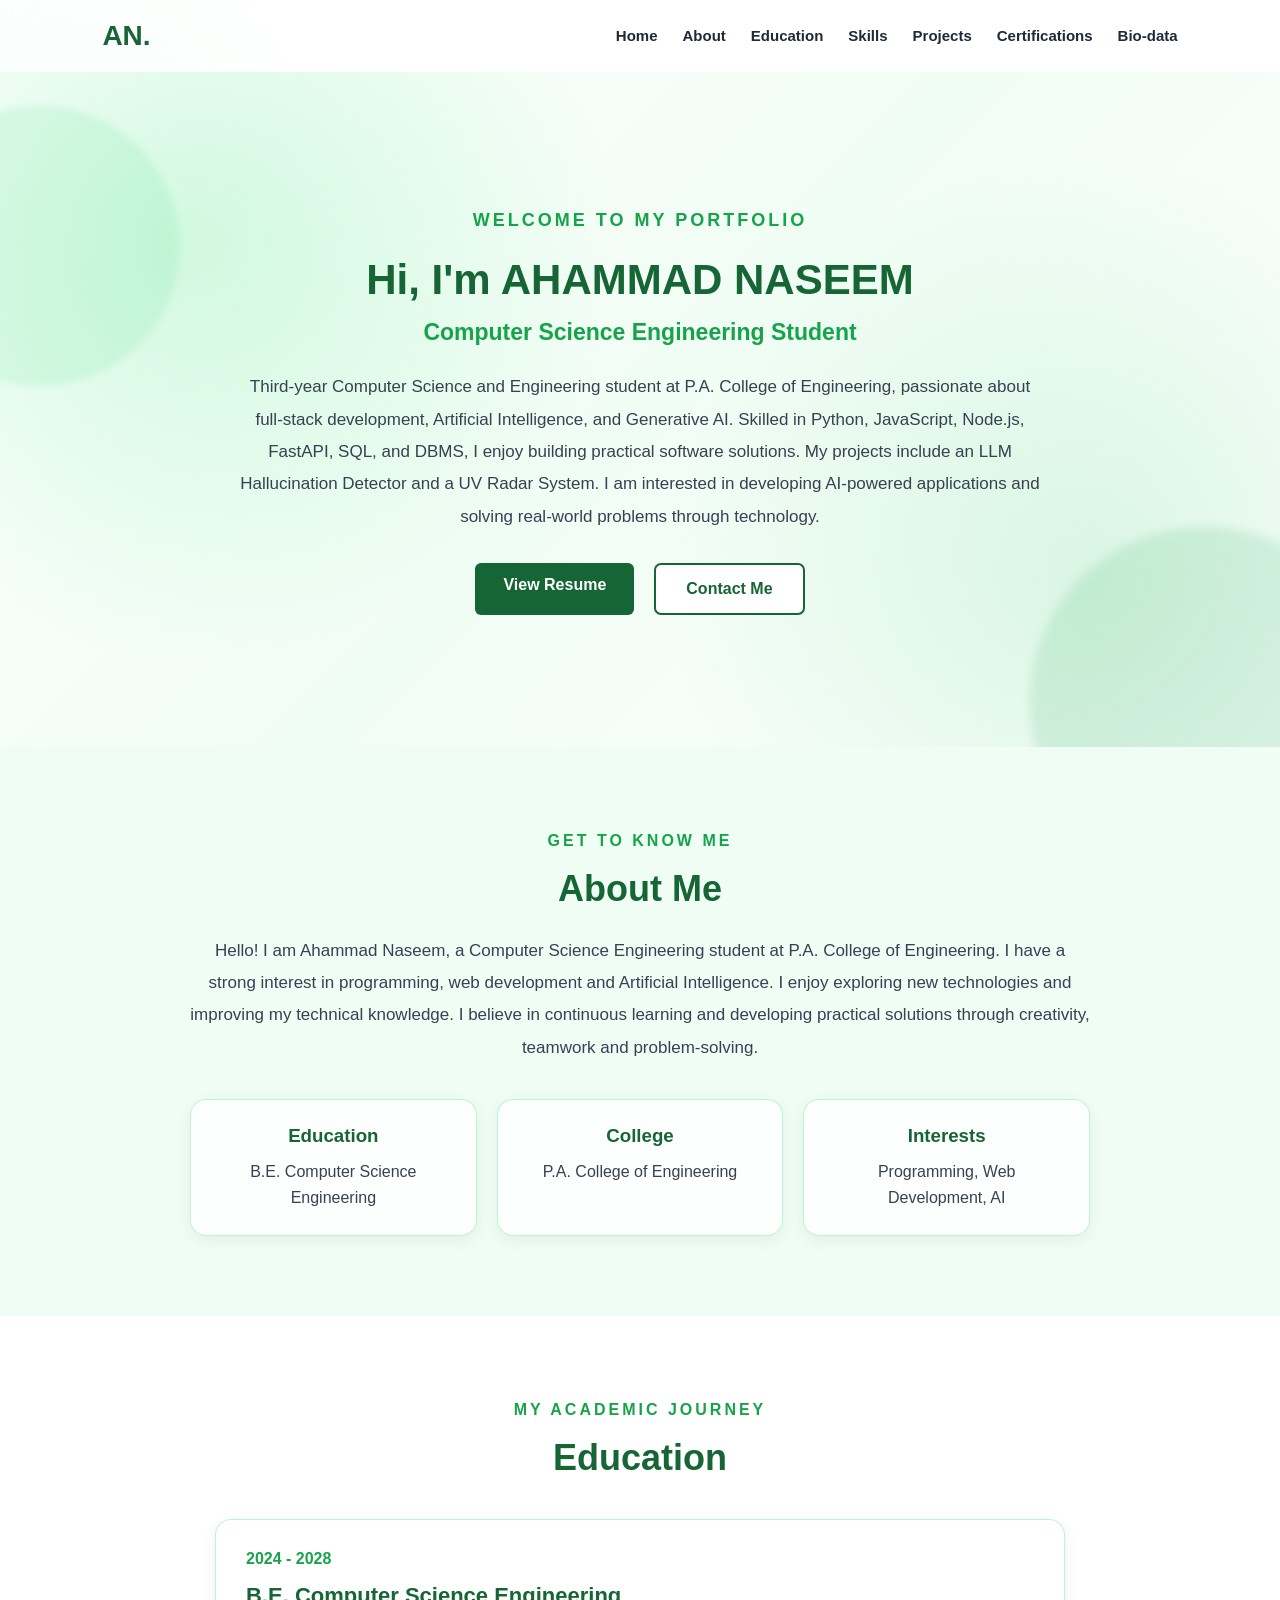
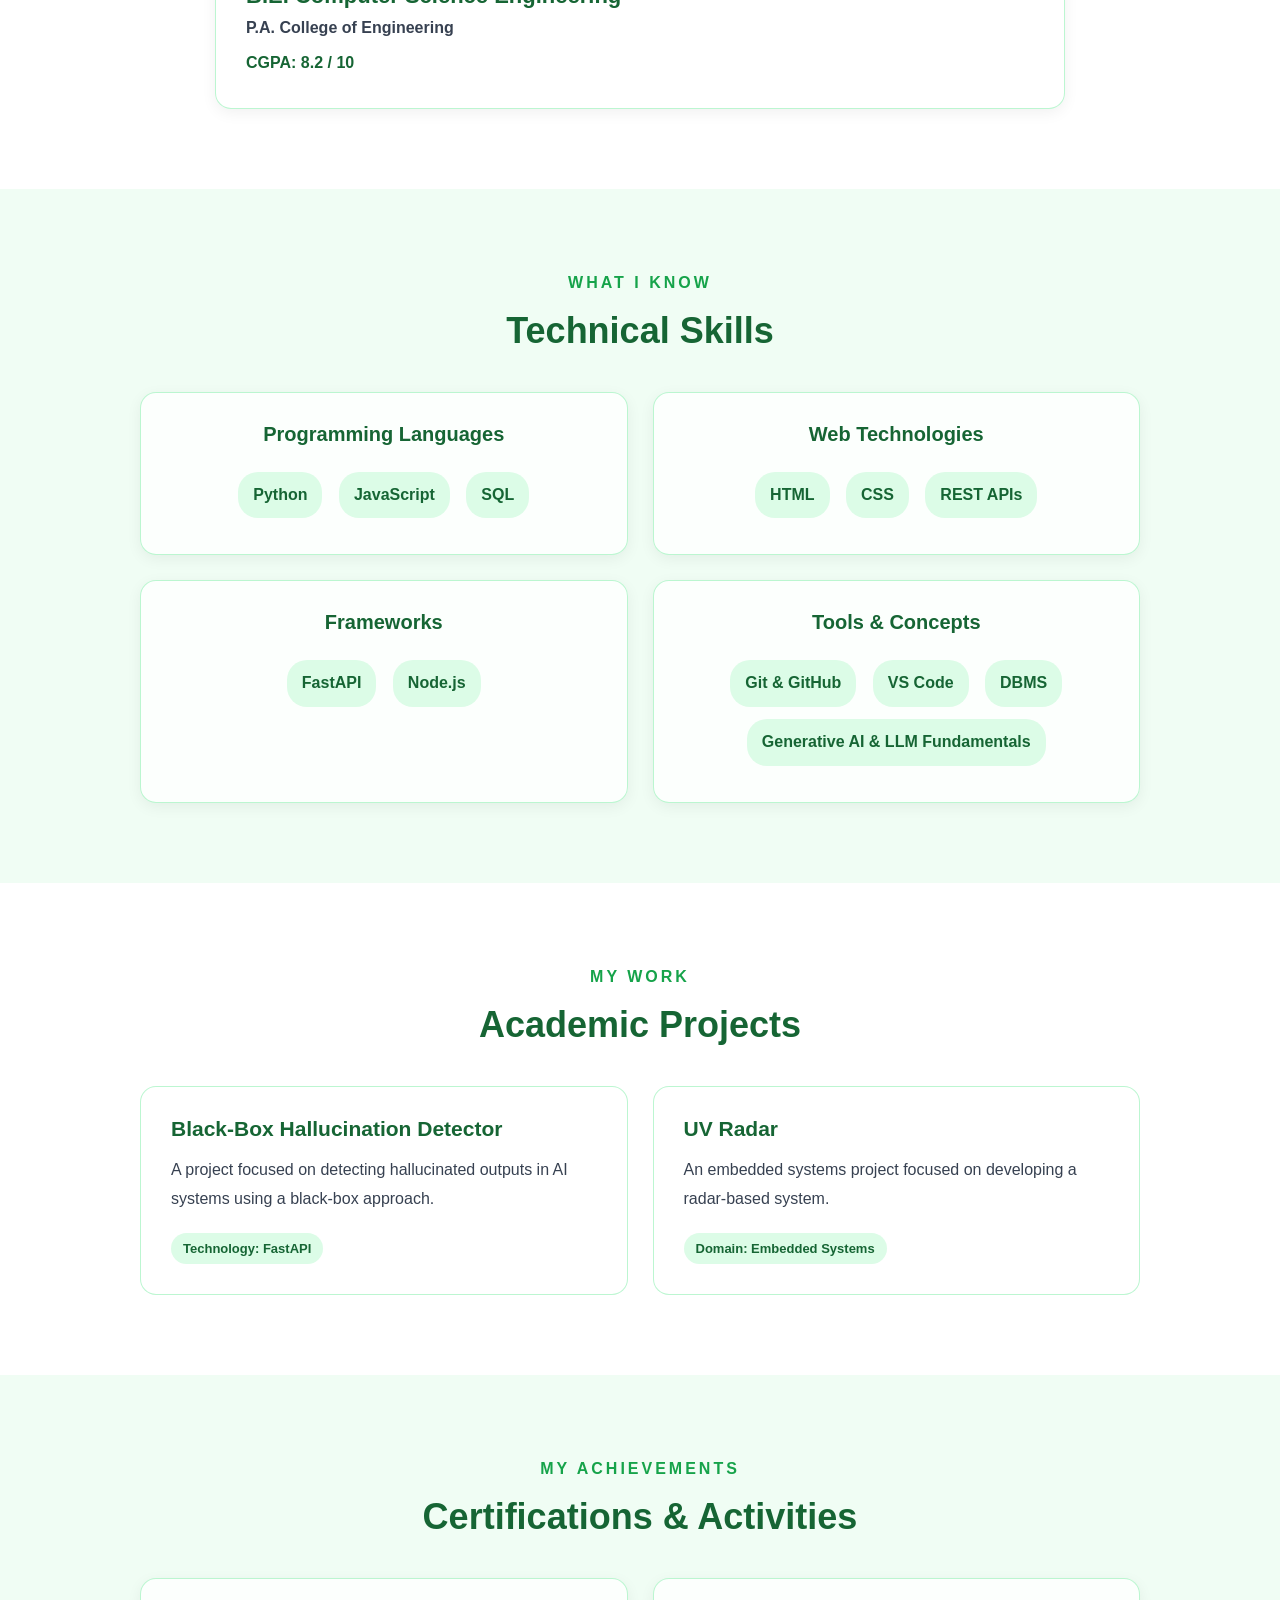
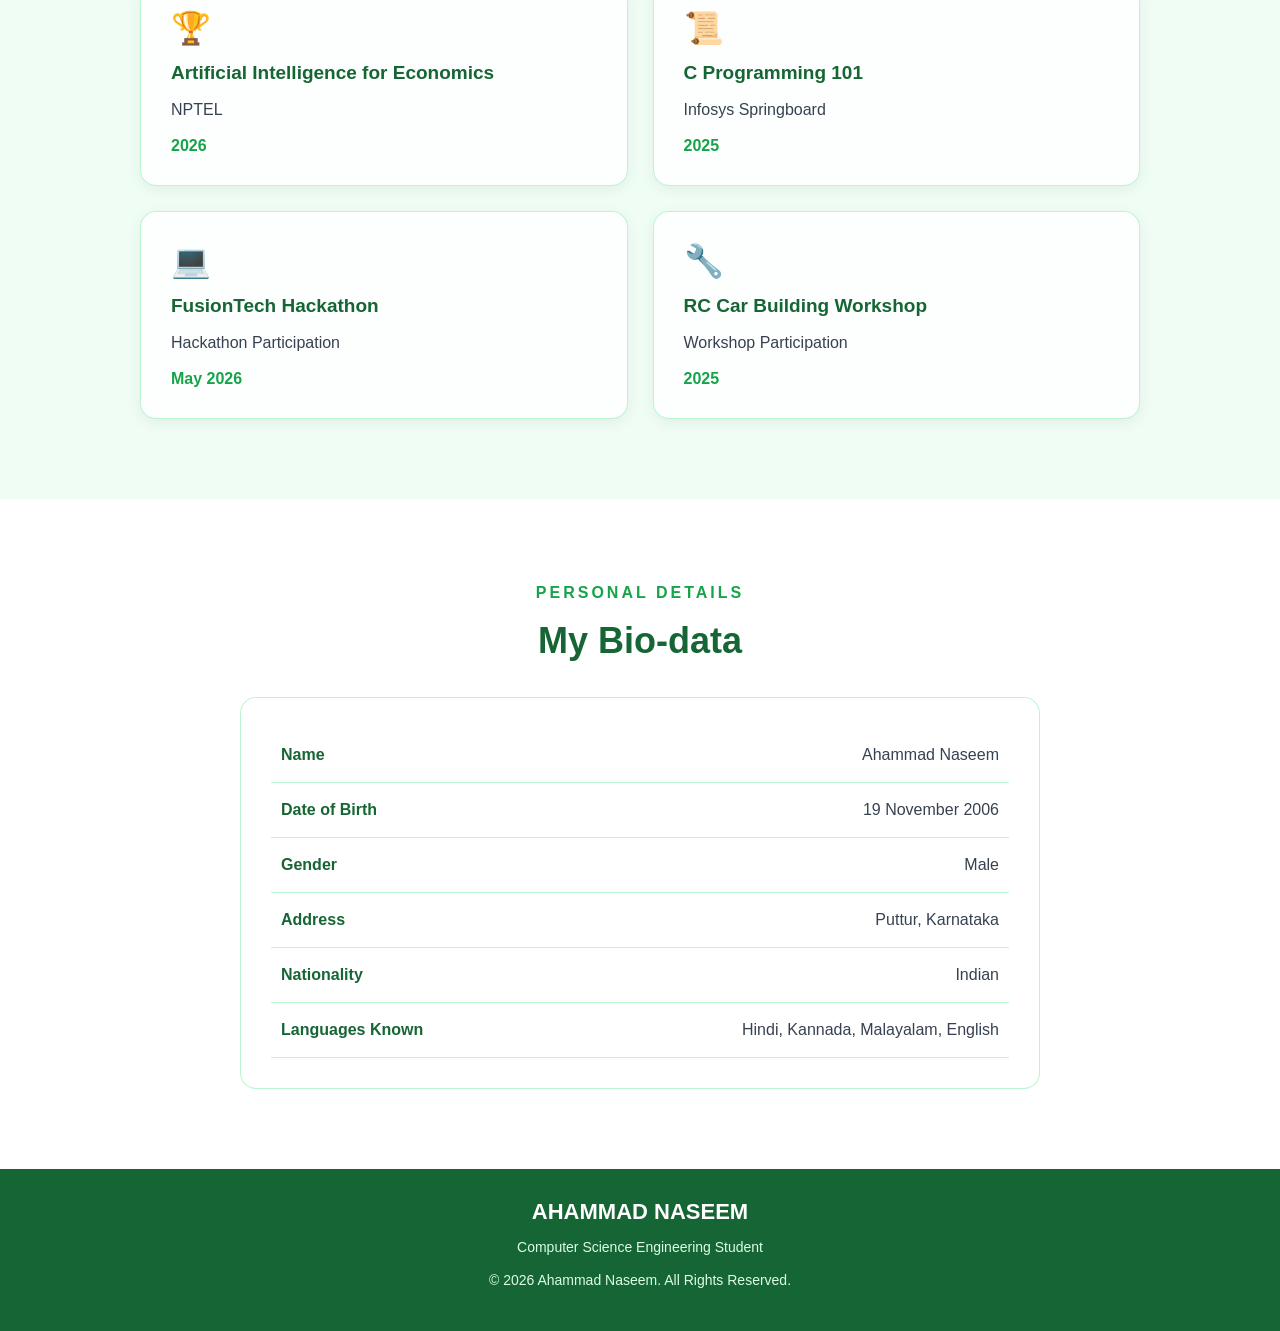
<file: index.html>
<!DOCTYPE html>
<html lang="en">

<head>
    <meta charset="UTF-8">
    <meta name="viewport" content="width=device-width, initial-scale=1.0">

    <title>Ahammad Naseem | Portfolio</title>
    <link rel="stylesheet" href="css/style.css">
</head>

<body>

    <!-- Navigation Bar -->
<nav class="navbar">

    <div class="logo">
        AN.
    </div>

    <button class="menu-toggle" id="menuToggle">
    ☰
</button>

    <ul class="nav-links">
        <li><a href="index.html">Home</a></li>
        <li><a href="#about">About</a></li>
        <li><a href="#education">Education</a></li>
        <li><a href="#skills">Skills</a></li>
        <li><a href="#projects">Projects</a></li>
        <li><a href="#certifications">Certifications</a></li>
        <li><a href="biodata.html">Bio-data</a></li>
        
    </ul>

</nav>

 <!-- Home Section -->

<section class="hero" id="home">

    <div class="hero-content">

        <p class="welcome">WELCOME TO MY PORTFOLIO</p>

        <h1>Hi, I'm AHAMMAD NASEEM</h1>

        <h2>Computer Science Engineering Student</h2>

        
<p class="intro">
    Third-year Computer Science and Engineering student
    at P.A. College of Engineering, passionate about full-stack
    development, Artificial Intelligence, and Generative AI.
    Skilled in Python, JavaScript, Node.js, FastAPI, SQL, and
    DBMS, I enjoy building practical software solutions.
    My projects include an LLM Hallucination Detector and a
    UV Radar System. I am interested in developing AI-powered
    applications and solving real-world problems through
    technology.
</p>

        <div class="hero-buttons">

    <a href="resume.html" class="btn btn-primary">
        View Resume
    </a>

    <a href="contact.html" class="btn btn-outline">
    Contact Me
</a>

</div>

    </div>

</section>


<!-- About Section -->

<section class="about" id="about">

    <div class="about-container">

        <p class="section-label">GET TO KNOW ME</p>

        <h2>About Me</h2>

        <p class="about-text">
            Hello! I am Ahammad Naseem, a Computer Science
            Engineering student at P.A. College of Engineering.

            I have a strong interest in programming,
            web development and Artificial Intelligence.
            I enjoy exploring new technologies and
            improving my technical knowledge.

            I believe in continuous learning and
            developing practical solutions through
            creativity, teamwork and problem-solving.
        </p>

        <div class="about-details">

            <div class="detail-card">
                <h3>Education</h3>
                <p>B.E. Computer Science Engineering</p>
            </div>

            <div class="detail-card">
                <h3>College</h3>
                <p>P.A. College of Engineering</p>
            </div>

            <div class="detail-card">
                <h3>Interests</h3>
                <p>Programming, Web Development, AI</p>
            </div>

        </div>

    </div>

</section>


<!-- Education Section -->

<section class="education" id="education">

    <div class="education-container">

        <p class="section-label">MY ACADEMIC JOURNEY</p>

        <h2>Education</h2>

        <div class="education-card">

            <span class="year">2024 - 2028</span>

            <h3>B.E. Computer Science Engineering</h3>

            <h4>P.A. College of Engineering</h4>

            <p>CGPA: 8.2 / 10</p>

        </div>

    </div>

</section>


<!-- Skills Section -->

<section class="skills" id="skills">

    <div class="skills-container">

        <p class="section-label">WHAT I KNOW</p>

        <h2>Technical Skills</h2>

        <div class="skills-grid">

            <div class="skill-card">
                <h3>Programming Languages</h3>
                <p>Python</p>
                <p>JavaScript</p>
                <p>SQL</p>
            </div>

            <div class="skill-card">
                <h3>Web Technologies</h3>
                <p>HTML</p>
                <p>CSS</p>
                <p>REST APIs</p>
            </div>

            <div class="skill-card">
                <h3>Frameworks</h3>
                <p>FastAPI</p>
                <p>Node.js</p>
            </div>

            <div class="skill-card">
                <h3>Tools & Concepts</h3>
                <p>Git & GitHub</p>
                <p>VS Code</p>
                <p>DBMS</p>
                <p>Generative AI & LLM Fundamentals</p>
            </div>

        </div>

    </div>

</section>


<!-- Projects Section -->

<section class="projects" id="projects">

    <div class="projects-container">

        <p class="section-label">MY WORK</p>

        <h2>Academic Projects</h2>

        <div class="projects-grid">

            <div class="project-card">

                <h3>Black-Box Hallucination Detector</h3>

                <p>
                    A project focused on detecting hallucinated
                    outputs in AI systems using a black-box
                    approach.
                </p>

                <span>Technology: FastAPI</span>

            </div>

            <div class="project-card">

                <h3>UV Radar</h3>

                <p>
                    An embedded systems project focused on
                    developing a radar-based system.
                </p>

                <span>Domain: Embedded Systems</span>

            </div>

        </div>

    </div>

</section>


<!-- Certifications Section -->

<section class="certifications" id="certifications">

    <div class="certifications-container">

        <p class="section-label">MY ACHIEVEMENTS</p>

        <h2>Certifications & Activities</h2>

        <div class="certifications-grid">

            <div class="certificate-card">
                <div class="certificate-icon">🏆</div>
                <h3>Artificial Intelligence for Economics</h3>
                <p>NPTEL</p>
                <span>2026</span>
            </div>

            <div class="certificate-card">
                <div class="certificate-icon">📜</div>
                <h3>C Programming 101</h3>
                <p>Infosys Springboard</p>
                <span>2025</span>
            </div>

            <div class="certificate-card">
                <div class="certificate-icon">💻</div>
                <h3>FusionTech Hackathon</h3>
                <p>Hackathon Participation</p>
                <span>May 2026</span>
            </div>

            <div class="certificate-card">
                <div class="certificate-icon">🔧</div>
                <h3>RC Car Building Workshop</h3>
                <p>Workshop Participation</p>
                <span>2025</span>
            </div>

        </div>

    </div>

</section>


<!-- Bio-data Section -->

<section class="biodata" id="biodata">

    <div class="biodata-container">

        <p class="section-label">PERSONAL DETAILS</p>

        <h2>My Bio-data</h2>

        
<div class="biodata-card">

    <div class="biodata-row">
        <strong>Name</strong>
        <span>Ahammad Naseem</span>
    </div>

    <div class="biodata-row">
        <strong>Date of Birth</strong>
        <span>19 November 2006</span>
    </div>

    <div class="biodata-row">
        <strong>Gender</strong>
        <span>Male</span>
    </div>

    <div class="biodata-row">
        <strong>Address</strong>
        <span>Puttur, Karnataka</span>
    </div>

    <div class="biodata-row">
        <strong>Nationality</strong>
        <span>Indian</span>
    </div>

    <div class="biodata-row">
        <strong>Languages Known</strong>
        <span>Hindi, Kannada, Malayalam, English</span>
    </div>

</div>


    </div>

</section>


<!-- Footer Section -->

<footer class="footer">

    <h3>AHAMMAD NASEEM</h3>

    <p>Computer Science Engineering Student</p>

    <p>© 2026 Ahammad Naseem. All Rights Reserved.</p>

</footer>

<script src="js/script.js"></script>


</body>

</html>
</file>
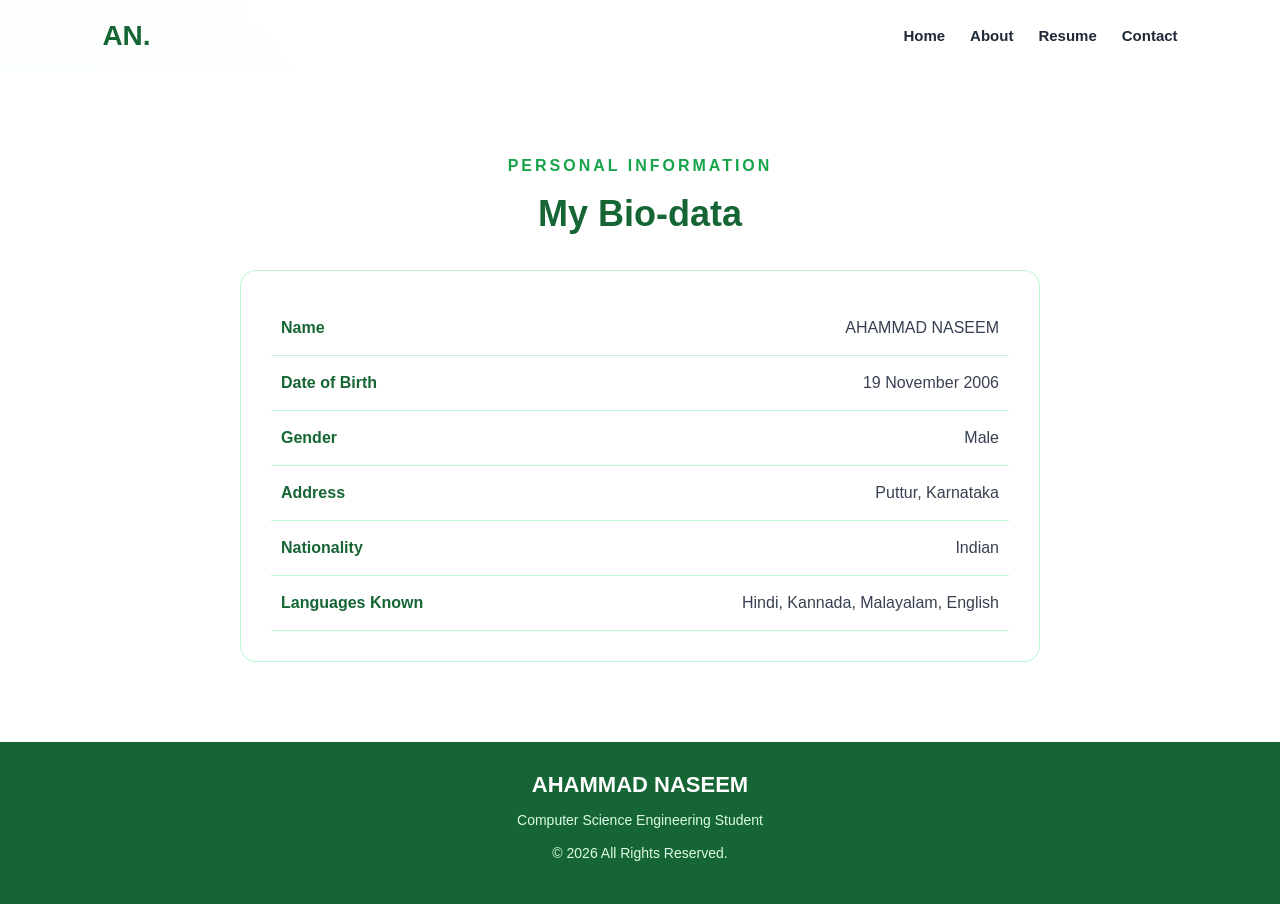
<file: biodata.html>
<!DOCTYPE html>
<html lang="en">

<head>
    <meta charset="UTF-8">
    <meta name="viewport" content="width=device-width, initial-scale=1.0">

    <title>Ahammad Naseem - Bio-data</title>

    <link rel="stylesheet" href="css/style.css">
</head>

<body>

    <nav class="navbar">

        <div class="logo">AN.</div>

        <button class="menu-toggle" id="menuToggle">
    ☰
</button>

        <ul class="nav-links">
            <li><a href="index.html">Home</a></li>
            <li><a href="index.html#about">About</a></li>
            <li><a href="resume.html">Resume</a></li>
            <li><a href="index.html#contact">Contact</a></li>
        </ul>

    </nav>

    <section class="biodata">

        <div class="biodata-container">

            <p class="section-label">PERSONAL INFORMATION</p>

            <h2>My Bio-data</h2>

            <div class="biodata-card">

                <div class="biodata-row">
                    <strong>Name</strong>
                    <span>AHAMMAD NASEEM</span>
                </div>

                <div class="biodata-row">
                    <strong>Date of Birth</strong>
                    <span>19 November 2006</span>
                </div>

                <div class="biodata-row">
                    <strong>Gender</strong>
                    <span>Male</span>
                </div>

                <div class="biodata-row">
                    <strong>Address</strong>
                    <span>Puttur, Karnataka</span>
                </div>

                <div class="biodata-row">
                    <strong>Nationality</strong>
                    <span>Indian</span>
                </div>

                <div class="biodata-row">
                    <strong>Languages Known</strong>
                    <span>Hindi, Kannada, Malayalam, English</span>
                </div>

            </div>

        </div>

    </section>

    <footer class="footer">
        <h3>AHAMMAD NASEEM</h3>
        <p>Computer Science Engineering Student</p>
        <p>© 2026 All Rights Reserved.</p>
    </footer>

    <script src="js/script.js"></script>
    
</body>
</html>
</file>
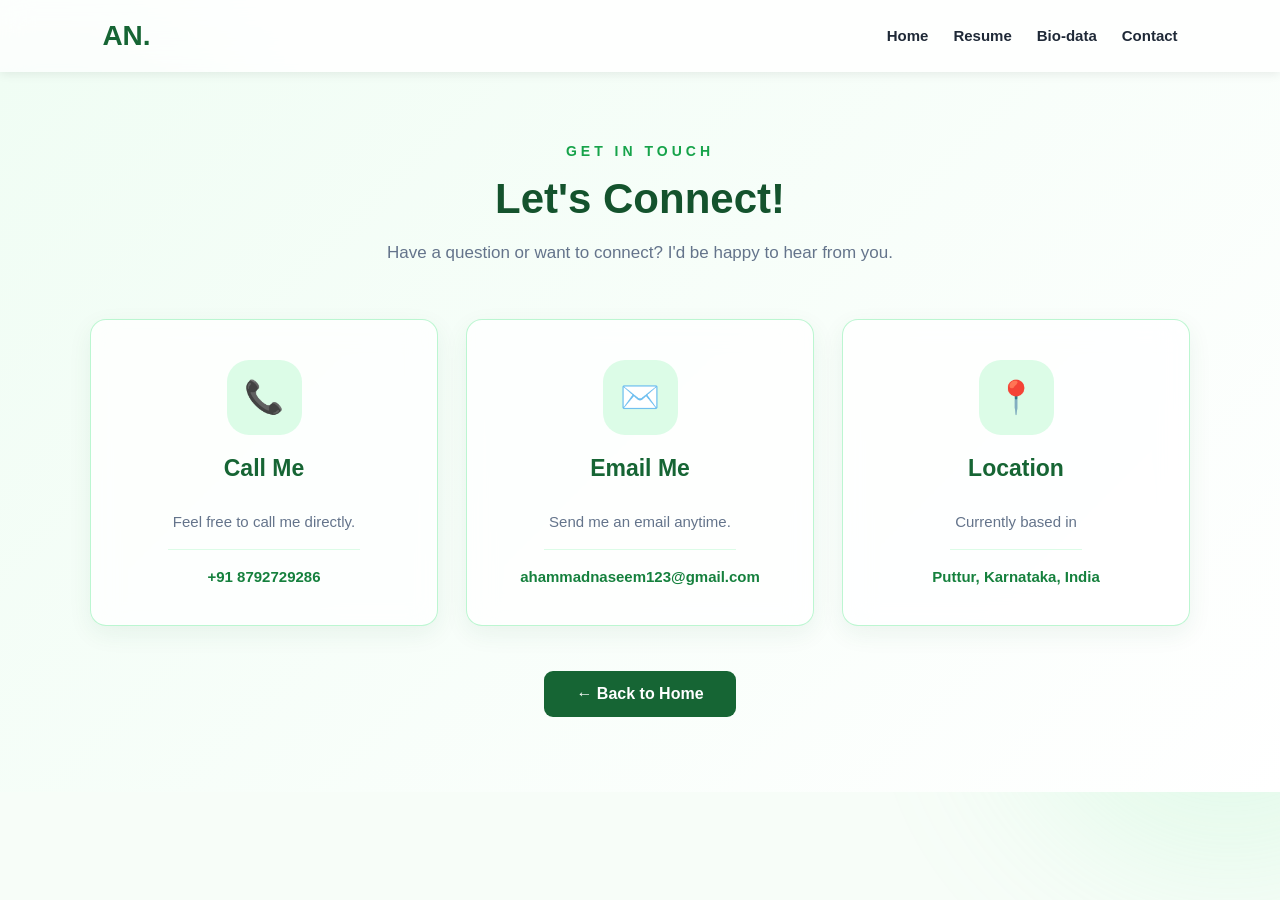
<file: contact.html>
<!DOCTYPE html>
<html lang="en">
<head>
    <meta charset="UTF-8">
    <meta name="viewport" content="width=device-width, initial-scale=1.0">
    <title>Contact | Ahammad Naseem</title>
    <link rel="stylesheet" href="css/style.css">
</head>

<body>

<nav class="navbar">
    <h2 class="logo">AN.</h2>

    <ul class="nav-links">
        <li><a href="index.html">Home</a></li>
        <li><a href="resume.html">Resume</a></li>
        <li><a href="biodata.html">Bio-data</a></li>
        <li><a href="contact.html">Contact</a></li>
    </ul>
</nav>

<section class="contact-section">

    <div class="contact-heading">
        <span>GET IN TOUCH</span>
        <h1>Let's Connect!</h1>
        <p>
            Have a question or want to connect?
            I'd be happy to hear from you.
        </p>
    </div>

    <div class="contact-container">

        <!-- Phone -->
        <div class="contact-card">
            <div class="contact-icon">📞</div>
            <h3>Call Me</h3>
            <p>Feel free to call me directly.</p>
            <a href="tel:+91 8792729286">+91 8792729286</a>
        </div>

        <!-- Email -->
        <div class="contact-card">
            <div class="contact-icon">✉️</div>
            <h3>Email Me</h3>
            <p>Send me an email anytime.</p>
            <a href="mailto:ahammadnaseem123@gmail.com">
                ahammadnaseem123@gmail.com
            </a>
        </div>

        <!-- Location -->
        <div class="contact-card">
            <div class="contact-icon">📍</div>
            <h3>Location</h3>
            <p>Currently based in</p>
            <strong>Puttur, Karnataka, India</strong>
        </div>

    </div>

    <a href="index.html" class="back-home">
        ← Back to Home
    </a>

</section>

</body>
</html>
</file>
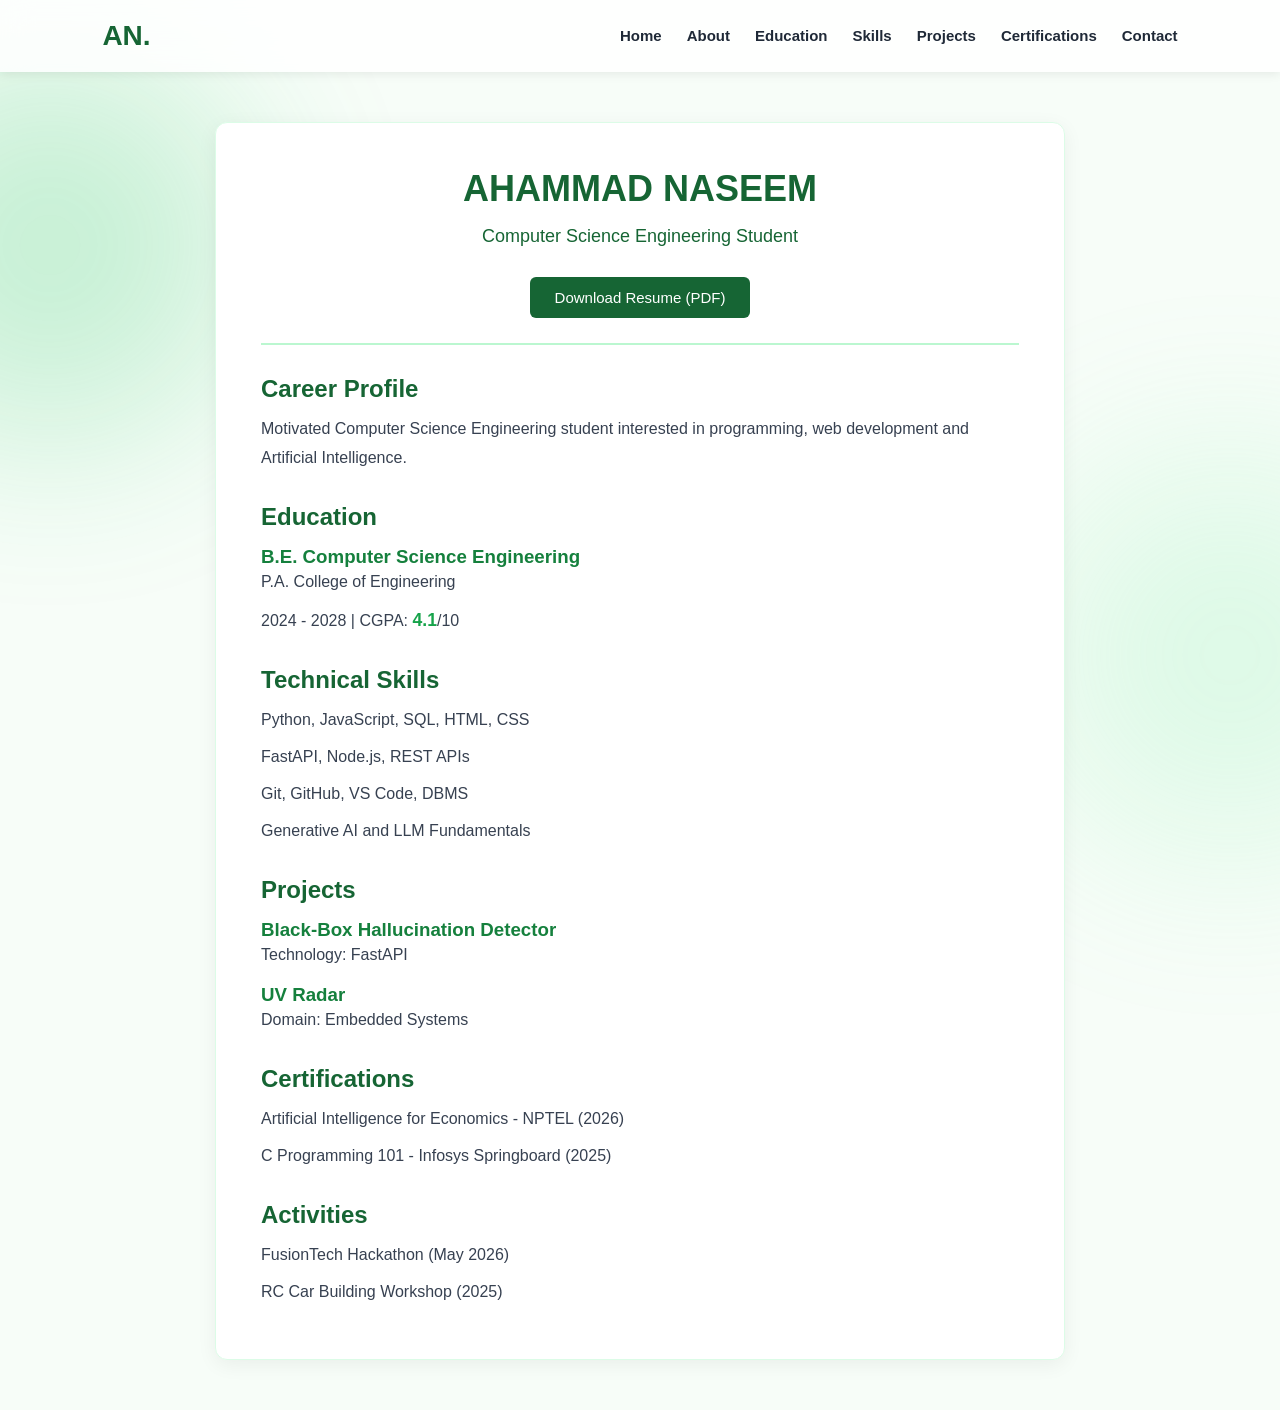
<file: resume.html>
<!DOCTYPE html>
<html lang="en">

<head>
    <meta charset="UTF-8">
    <meta name="viewport" content="width=device-width, initial-scale=1.0">

    <title>Ahammad Naseem - Resume</title>

    <link rel="stylesheet" href="css/style.css">
</head>

<body>

    <nav class="navbar">

        <div class="logo">AN.</div>

        <button class="menu-toggle" id="menuToggle">
    ☰
</button>
        <ul class="nav-links">
            <li><a href="index.html">Home</a></li>
            <li><a href="index.html#about">About</a></li>
            <li><a href="index.html#education">Education</a></li>
            <li><a href="index.html#skills">Skills</a></li>
            <li><a href="index.html#projects">Projects</a></li>
            <li><a href="index.html#certifications">Certifications</a></li>
            <li><a href="index.html#contact">Contact</a></li>
        </ul>

    </nav>

    <section class="resume-page">

        <div class="resume-header">
    <h1>AHAMMAD NASEEM</h1>
    <p>Computer Science Engineering Student</p>
</div>
        <button class="print-btn" id="printResume" type="button">
    Download Resume (PDF)
</button>

        

        

        <hr>

        <h2>Career Profile</h2>

        <p>
            Motivated Computer Science Engineering student
            interested in programming, web development
            and Artificial Intelligence.
        </p>

        <h2>Education</h2>

        <h3>B.E. Computer Science Engineering</h3>
        <p>P.A. College of Engineering</p>
        <p>
            2024 - 2028 | CGPA:
            <span id="cgpaCounter">0.0</span>/10 
        </p>

        <h2>Technical Skills</h2>

        <p>Python, JavaScript, SQL, HTML, CSS</p>
        <p>FastAPI, Node.js, REST APIs</p>
        <p>Git, GitHub, VS Code, DBMS</p>
        <p>Generative AI and LLM Fundamentals</p>

        <h2>Projects</h2>

        <h3>Black-Box Hallucination Detector</h3>
        <p>Technology: FastAPI</p>

        <h3>UV Radar</h3>
        <p>Domain: Embedded Systems</p>

        <h2>Certifications</h2>

        <p>Artificial Intelligence for Economics - NPTEL (2026)</p>
        <p>C Programming 101 - Infosys Springboard (2025)</p>

        <h2>Activities</h2>

        <p>FusionTech Hackathon (May 2026)</p>
        <p>RC Car Building Workshop (2025)</p>

    </section>
<script src="js/script.js"></script>


</body>
</html>
</file>
<file: css/style.css>
/* General Styling */

* {
    margin: 0;
    padding: 0;
    box-sizing: border-box;
}

body {
    font-family: Arial, sans-serif;
    background-color: #ffffff;
    color: #1f2937;
}

/* Navigation Bar */

.navbar {
    display: flex;
    justify-content: space-between;
    align-items: center;
    padding: 20px 8%;
    background-color: #ffffff;
    box-shadow: 0 2px 10px rgba(0,0,0,0.08);
}

.logo {
    font-size: 28px;
    font-weight: bold;
    color: #166534;
}

.nav-links {
    display: flex;
    list-style: none;
    gap: 25px;
}

.nav-links a {
    text-decoration: none;
    color: #1f2937;
    font-size: 15px;
    font-weight: 600;
    transition: 0.3s;
}

.nav-links a:hover {
    color: #16a34a;
}

/* Homepage */

h1 {
    color: #166534;
}

h2 {
    color: #166534;
}

h3 {
    color: #16a34a;
}

p {
    color: #374151;
    line-height: 1.8;
}


/* Hero Section */

.hero {
    min-height: 75vh;
    display: flex;
    align-items: center;
    justify-content: center;
    text-align: center;
    padding: 60px 10%;
    background-color: #ffffff;
}

.hero-content {
    max-width: 800px;
}

.welcome {
    color: #16a34a;
    font-size: 18px;
    font-weight: bold;
    letter-spacing: 3px;
    margin-bottom: 20px;
}

.hero h1 {
    font-size: 42px;
    color: #166534;
    margin-bottom: 15px;
}

.hero h2 {
    font-size: 23px;
    color: #16a34a;
    margin-bottom: 25px;
}

.intro {
    font-size: 17px;
    line-height: 1.9;
    color: #374151;
}

/* Homepage Buttons */

.hero-buttons {
    margin-top: 30px;
    display: flex;
    justify-content: center;
    gap: 20px;
}

.btn {
    padding: 13px 28px;
    text-decoration: none;
    border-radius: 6px;
    font-weight: bold;
    transition: 0.3s;
}

.btn-primary {
    background-color: #166534;
    color: white;
}

.btn-primary:hover {
    background-color: #15803d;
}

.btn-secondary {
    border: 2px solid #166534;
    color: #166534;
}

.btn-secondary:hover {
    background-color: #dcfce7;
}


/* About Section */

.about {
    padding: 80px 10%;
    background-color: #f0fdf4;
    text-align: center;
}

.about-container {
    max-width: 900px;
    margin: auto;
}

.section-label {
    color: #16a34a;
    font-weight: bold;
    letter-spacing: 3px;
    margin-bottom: 12px;
}

.about h2 {
    font-size: 36px;
    color: #166534;
    margin-bottom: 25px;
}

.about-text {
    font-size: 17px;
    line-height: 1.9;
    color: #374151;
    margin-bottom: 35px;
}

.about-details {
    display: flex;
    justify-content: center;
    gap: 20px;
    flex-wrap: wrap;
}

.detail-card {
    background-color: white;
    padding: 25px;
    border-radius: 10px;
    flex: 1;
    min-width: 200px;
    box-shadow: 0 4px 15px rgba(0,0,0,0.06);
    transition: 0.3s;
}

.detail-card:hover {
    transform: translateY(-5px);
}

.detail-card h3 {
    color: #166534;
    margin-bottom: 12px;
}

.detail-card p {
    color: #374151;
    line-height: 1.6;
}


/* Education Section */

.education {
    padding: 80px 10%;
    background-color: #ffffff;
    text-align: center;
}

.education-container {
    max-width: 850px;
    margin: auto;
}

.education h2 {
    font-size: 36px;
    color: #166534;
    margin-bottom: 40px;
}

.education-card {
    background-color: #f0fdf4;
    border-left: 5px solid #16a34a;
    padding: 30px;
    text-align: left;
    border-radius: 10px;
    box-shadow: 0 4px 15px rgba(0,0,0,0.06);
    transition: 0.3s;
}

.education-card:hover {
    transform: translateY(-5px);
}

.education-card .year {
    color: #16a34a;
    font-weight: bold;
}

.education-card h3 {
    color: #166534;
    font-size: 22px;
    margin: 15px 0 10px;
}

.education-card h4 {
    color: #374151;
    margin-bottom: 12px;
}

.education-card p {
    color: #166534;
    font-weight: bold;
}


/* Skills Section */

.skills {
    padding: 80px 10%;
    background-color: #f0fdf4;
    text-align: center;
}

.skills-container {
    max-width: 1000px;
    margin: auto;
}

.skills h2 {
    font-size: 36px;
    color: #166534;
    margin-bottom: 40px;
}

.skills-grid {
    display: grid;
    grid-template-columns: repeat(2, 1fr);
    gap: 25px;
}

.skill-card {
    background-color: white;
    padding: 30px;
    border-radius: 12px;
    box-shadow: 0 4px 15px rgba(0,0,0,0.06);
    transition: 0.3s;
}

.skill-card:hover {
    transform: translateY(-6px);
}

.skill-card h3 {
    color: #166534;
    margin-bottom: 20px;
    font-size: 20px;
}

.skill-card p {
    display: inline-block;
    background-color: #dcfce7;
    color: #166534;
    padding: 9px 15px;
    margin: 6px;
    border-radius: 20px;
    font-weight: 600;
}


/* Projects Section */

.projects {
    padding: 80px 10%;
    background-color: #ffffff;
    text-align: center;
}

.projects-container {
    max-width: 1000px;
    margin: auto;
}

.projects h2 {
    font-size: 36px;
    color: #166534;
    margin-bottom: 40px;
}

.projects-grid {
    display: grid;
    grid-template-columns: repeat(2, 1fr);
    gap: 25px;
}

.project-card {
    background-color: #f0fdf4;
    padding: 30px;
    border-radius: 12px;
    text-align: left;
    border-bottom: 4px solid #16a34a;
    transition: 0.3s;
}

.project-card:hover {
    transform: translateY(-7px);
    box-shadow: 0 8px 20px rgba(22,101,52,0.12);
}

.project-card h3 {
    color: #166534;
    font-size: 21px;
    margin-bottom: 15px;
}

.project-card p {
    color: #374151;
    line-height: 1.8;
    margin-bottom: 20px;
}

.project-card span {
    display: inline-block;
    background-color: #dcfce7;
    color: #166534;
    padding: 8px 12px;
    border-radius: 20px;
    font-size: 13px;
    font-weight: bold;
}


/* Certifications Section */

.certifications {
    padding: 80px 10%;
    background-color: #f0fdf4;
    text-align: center;
}

.certifications-container {
    max-width: 1000px;
    margin: auto;
}

.certifications h2 {
    font-size: 36px;
    color: #166534;
    margin-bottom: 40px;
}

.certifications-grid {
    display: grid;
    grid-template-columns: repeat(2, 1fr);
    gap: 25px;
}

.certificate-card {
    background-color: #ffffff;
    padding: 30px;
    border-radius: 12px;
    box-shadow: 0 4px 15px rgba(0,0,0,0.06);
    border-bottom: 4px solid #16a34a;
    text-align: left;
    transition: 0.3s;
}

.certificate-card:hover {
    transform: translateY(-5px);
}

.certificate-icon {
    font-size: 32px;
    margin-bottom: 15px;
}

.certificate-card h3 {
    color: #166534;
    font-size: 19px;
    margin-bottom: 12px;
}

.certificate-card p {
    color: #374151;
    margin-bottom: 12px;
}

.certificate-card span {
    color: #16a34a;
    font-weight: bold;
}


/* Bio-data Section */

.biodata {
    padding: 80px 10%;
    background-color: #ffffff;
    text-align: center;
}

.biodata-container {
    max-width: 800px;
    margin: auto;
}

.biodata h2 {
    font-size: 36px;
    color: #166534;
    margin-bottom: 35px;
}

.biodata-card {
    background-color: #f0fdf4;
    padding: 30px;
    border-radius: 12px;
    text-align: left;
}

.biodata-row {
    display: flex;
    justify-content: space-between;
    gap: 20px;
    padding: 18px 10px;
    border-bottom: 1px solid #bbf7d0;
}

.biodata-row strong {
    color: #166534;
}

.biodata-row span {
    color: #374151;
    text-align: right;
}


/* Contact Section */

.contact {
    padding: 80px 10%;
    background-color: #f0fdf4;
    text-align: center;
}

.contact-container {
    max-width: 800px;
    margin: auto;
}

.contact h2 {
    font-size: 36px;
    color: #166534;
    margin-bottom: 15px;
}

.contact-container > p {
    color: #374151;
    margin-bottom: 30px;
    font-size: 17px;
}

.contact-card {
    background-color: #ffffff;
    padding: 30px;
    border-radius: 12px;
    box-shadow: 0 4px 15px rgba(0,0,0,0.06);
    text-align: left;
}

.contact-card p {
    padding: 15px 5px;
    border-bottom: 1px solid #dcfce7;
    color: #374151;
    line-height: 1.7;
}

.contact-card strong {
    color: #166534;
}


/* Footer */

.footer {
    background-color: #166534;
    color: white;
    text-align: center;
    padding: 30px 15px;
}

.footer h3 {
    color: white;
    font-size: 22px;
    margin-bottom: 10px;
}

.footer p {
    color: #dcfce7;
    margin: 8px 0;
    font-size: 14px;
}


/* Resume Page */

.resume-page {
    max-width: 850px;
    margin: 50px auto;
    padding: 45px;
    background-color: #ffffff;
    border: 1px solid #dcfce7;
    border-radius: 12px;
    box-shadow: 0 5px 20px rgba(0,0,0,0.06);
}

.resume-page h1 {
    text-align: center;
    font-size: 36px;
    margin-bottom: 25px;
}

.resume-page h2 {
    color: #166534;
    margin-top: 30px;
    margin-bottom: 12px;
}

.resume-page h3 {
    color: #15803d;
    margin-top: 15px;
}

.resume-page p {
    line-height: 1.8;
    margin-bottom: 8px;
}

.resume-page hr {
    border: none;
    border-top: 2px solid #bbf7d0;
    margin: 25px 0;
}


/* Responsive Website Design */

@media screen and (max-width: 768px) {

    .navbar {
        flex-direction: column;
        gap: 20px;
        padding: 20px;
    }

    .nav-links {
        flex-wrap: wrap;
        justify-content: center;
        gap: 15px;
    }

    .hero {
        padding: 50px 5%;
    }

    .hero h1 {
        font-size: 30px;
    }

    .hero h2 {
        font-size: 19px;
    }

    .about,
    .education,
    .skills,
    .projects,
    .certifications,
    .biodata,
    .contact {
        padding: 50px 6%;
    }

    .skills-grid,
    .projects-grid,
    .certifications-grid {
        grid-template-columns: 1fr;
    }

    .biodata-row {
        flex-direction: column;
        gap: 8px;
    }

    .biodata-row span {
        text-align: left;
    }

    .resume-page {
        margin: 20px;
        padding: 20px;
    }

    .hero-buttons {
        flex-wrap: wrap;
    }
}

/* Back To Top Button */

#backToTop {
    position: fixed;
    bottom: 25px;
    right: 25px;
    width: 45px;
    height: 45px;
    background: #166534;
    color: white;
    border: none;
    border-radius: 50%;
    font-size: 25px;
    cursor: pointer;
    box-shadow: 0 4px 10px rgba(0,0,0,0.2);
    transition: 0.3s;
}

#backToTop:hover {
    background: #16a34a;
    transform: translateY(-5px);
}

/* Mobile Menu */

.menu-toggle {
    display: none;
    background: #166534;
    color: white;
    border: none;
    padding: 10px 15px;
    font-size: 22px;
    border-radius: 5px;
    cursor: pointer;
}

@media (max-width: 768px) {

    .menu-toggle {
        display: block;
    }

    .navbar {
        flex-direction: column;
    }

    .nav-links {
        display: none;
        flex-direction: column;
        text-align: center;
        width: 100%;
    }

    .nav-links.active {
        display: flex;
    }
}

/* Smooth Scrolling */

html {
    scroll-behavior: smooth;
}

/* Button Hover */

.btn:hover {
    transform: translateY(-4px);
    box-shadow: 0 6px 15px rgba(22,101,52,0.2);
}

/* Navigation Hover */

.nav-links a {
    transition: 0.3s ease;
}

.nav-links a:hover {
    color: #16a34a;
}

/* Card Hover */

.skill-card,
.project-card,
.certificate-card,
.detail-card {
    transition: transform 0.3s ease, box-shadow 0.3s ease;
}

.skill-card:hover,
.project-card:hover,
.certificate-card:hover,
.detail-card:hover {
    transform: translateY(-7px);
    box-shadow: 0 10px 25px rgba(22,101,52,0.15);
}

/* Hero Animation */

@keyframes appear {
    from {
        opacity: 0;
        transform: translateY(25px);
    }

    to {
        opacity: 1;
        transform: translateY(0);
    }
}

.hero-content {
    animation: appear 1s ease;
}

/* Print Button */

.print-btn {
    display: block;
    margin: 20px auto;
    padding: 12px 25px;
    background: #166534;
    color: white;
    border: none;
    border-radius: 6px;
    cursor: pointer;
    font-size: 15px;
}

.print-btn:hover {
    background: #16a34a;
}

/* Print Layout */

@media print {

    .navbar,
    .footer,
    .print-btn {
        display: none !important;
    }

    .resume-page {
        box-shadow: none;
        border: none;
        margin: 0;
        max-width: 100%;
    }

    body {
        background: white;
    }
}

/* Scroll Reveal */

.reveal {
    opacity: 0;
    transform: translateY(25px);
    transition: all 0.8s ease;
}

.reveal.show {
    opacity: 1;
    transform: translateY(0);
}


/* ONE-PAGE RESUME PRINT SETTINGS */

@page {
    size: A4 portrait;
    margin: 10mm;
}

@media print {

    html, body {
        width: 100%;
        height: auto;
        margin: 0 !important;
        padding: 0 !important;
        background: white !important;
        color: #222 !important;
        font-size: 9pt !important;
        line-height: 1.25 !important;
    }

    /* Hide unnecessary elements */

    .navbar,
    .footer,
    .print-btn,
    #backToTop,
    .menu-toggle {
        display: none !important;
    }

    /* Resume container */

    .resume-page {
        width: 100% !important;
        max-width: none !important;
        margin: 0 !important;
        padding: 0 !important;
        border: none !important;
        border-radius: 0 !important;
        box-shadow: none !important;
        background: white !important;
        font-size: 9pt !important;
    }

    /* Main heading */

    .resume-page h1 {
        font-size: 18pt !important;
        margin: 0 0 10px !important;
        text-align: center;
    }

    /* Name and section headings */

    .resume-page h2 {
        font-size: 11pt !important;
        margin-top: 11px !important;
        margin-bottom: 4px !important;
        color: #166534 !important;
    }

    .resume-page h3 {
        font-size: 9.5pt !important;
        margin-top: 5px !important;
        margin-bottom: 2px !important;
        color: #15803d !important;
    }

    /* Paragraph spacing */

    .resume-page p {
        font-size: 9pt !important;
        line-height: 1.25 !important;
        margin: 2px 0 4px !important;
    }

    .resume-page hr {
        margin: 8px 0 !important;
    }

    /* Prevent unnecessary page breaks */

    .resume-page h2,
    .resume-page h3 {
        break-after: avoid !important;
    }

    .resume-page p {
        orphans: 2;
        widows: 2;
    }

    /* Disable animations during printing */

    .reveal,
    .reveal.show,
    .hero-content {
        opacity: 1 !important;
        transform: none !important;
        animation: none !important;
        transition: none !important;
    }

    * {
        box-shadow: none !important;
        animation: none !important;
        transition: none !important;
    }
}

/* Resume Header Alignment */

.resume-header {
    text-align: center;
    margin-bottom: 25px;
}

.resume-header h1 {
    text-align: center;
    margin-bottom: 10px;
    color: #166534;
    font-size: 36px;
    font-weight: 700;
}

.resume-header p {
    text-align: center;
    font-size: 18px;
    color: #166534;
    margin-top: 0;
    font-weight: 500;
}

#cgpaCounter {
    color: #16a34a;
    font-weight: 700;
    font-size: 1.1em;
    display: inline-block;
}

.btn-outline {
    display: inline-block;
    padding: 15px 30px;
    background-color: white;
    color: #166534;
    border: 2px solid #166534;
    border-radius: 7px;
    text-decoration: none;
    font-weight: bold;
    transition: 0.3s ease;
}

.btn-outline:hover {
    background-color: #166534;
    color: white;
    transform: translateY(-3px);
}



/* ===== MODERN CONTACT PAGE ===== */

.contact-section {
    min-height: 80vh;
    padding: 70px 6%;
    background: linear-gradient(135deg, #f0fdf4, #ffffff);
    text-align: center;
}

/* Heading */

.contact-heading span {
    color: #16a34a;
    font-size: 14px;
    font-weight: 700;
    letter-spacing: 4px;
}

.contact-heading h1 {
    font-size: 42px;
    color: #14532d;
    margin: 15px 0;
}

.contact-heading p {
    color: #64748b;
    font-size: 17px;
    margin-bottom: 50px;
}

/* Three-column layout */

.contact-container {
    max-width: 1100px;
    margin: auto;
    display: grid;
    grid-template-columns: repeat(3, minmax(0, 1fr));
    gap: 28px;
}

/* Contact cards */

.contact-card {
    background: #ffffff;
    padding: 40px 22px;
    min-height: 270px;
    border-radius: 18px;
    border: 1px solid #dcfce7;
    box-shadow: 0 8px 25px rgba(22, 101, 52, 0.07);
    display: flex;
    flex-direction: column;
    align-items: center;
    justify-content: center;
    transition: all 0.35s ease;
}

.contact-card:hover {
    transform: translateY(-10px);
    box-shadow: 0 18px 35px rgba(22, 101, 52, 0.13);
    border-color: #86efac;
}

/* Icons */

.contact-icon {
    width: 75px;
    height: 75px;
    display: flex;
    align-items: center;
    justify-content: center;
    background: #dcfce7;
    border-radius: 22px;
    font-size: 32px;
    margin-bottom: 20px;
    transition: 0.35s ease;
}

.contact-card:hover .contact-icon {
    background: #166534;
    transform: rotate(-8deg) scale(1.08);
}

/* Card text */

.contact-card h3 {
    color: #166534;
    font-size: 23px;
    margin-bottom: 12px;
}

.contact-card p {
    color: #64748b;
    font-size: 15px;
    margin-bottom: 18px;
}

.contact-card a,
.contact-card strong {
    color: #15803d;
    font-size: 15px;
    font-weight: 700;
    text-decoration: none;
    overflow-wrap: anywhere;
}

.contact-card a:hover {
    color: #14532d;
    text-decoration: underline;
}

/* Back button */

.back-home {
    display: inline-block;
    margin-top: 45px;
    padding: 14px 32px;
    background: #166534;
    color: white;
    border-radius: 9px;
    text-decoration: none;
    font-weight: 600;
    transition: 0.3s ease;
}

.back-home:hover {
    background: #14532d;
    transform: translateY(-4px);
    box-shadow: 0 8px 20px rgba(22, 101, 52, 0.2);
}

/* Responsive design */

@media (max-width: 850px) {
    .contact-container {
        grid-template-columns: repeat(2, minmax(0, 1fr));
    }
}

@media (max-width: 600px) {
    .contact-section {
        padding: 50px 6%;
    }

    .contact-heading h1 {
        font-size: 32px;
    }

    .contact-container {
        grid-template-columns: 1fr;
    }

    .contact-card {
        min-height: 240px;
    }
}


/* ===== ANIMATED HERO BACKGROUND ===== */

.hero {
    position: relative;
    overflow: hidden;
    isolation: isolate;
    background:
        radial-gradient(circle at 15% 25%,
        rgba(134, 239, 172, 0.35), transparent 35%),
        radial-gradient(circle at 85% 75%,
        rgba(34, 197, 94, 0.15), transparent 35%),
        linear-gradient(135deg, #ffffff, #f0fdf4, #ffffff);
}

/* Floating background circles */

.hero::before,
.hero::after {
    content: "";
    position: absolute;
    border-radius: 50%;
    pointer-events: none;
    z-index: -1;
}

.hero::before {
    width: 280px;
    height: 280px;
    top: 5%;
    left: -100px;
    background: rgba(74, 222, 128, 0.13);
    filter: blur(3px);
    animation: floatCircle 8s ease-in-out infinite;
}

.hero::after {
    width: 350px;
    height: 350px;
    bottom: -130px;
    right: -100px;
    background: rgba(22, 163, 74, 0.12);
    filter: blur(5px);
    animation: floatCircle 10s ease-in-out infinite reverse;
}

@keyframes floatCircle {
    0%, 100% {
        transform: translate(0, 0) scale(1);
    }

    50% {
        transform: translate(30px, -35px) scale(1.12);
    }
}

/* Introduction entrance animation */

.hero-content {
    position: relative;
    z-index: 1;
    animation: heroEntrance 1s ease-out;
}

@keyframes heroEntrance {
    from {
        opacity: 0;
        transform: translateY(30px);
    }

    to {
        opacity: 1;
        transform: translateY(0);
    }
}

/* Accessibility: reduce motion */

@media (prefers-reduced-motion: reduce) {
    .hero::before,
    .hero::after,
    .hero-content {
        animation: none !important;
    }
}


/* =================================
   LIQUID GREEN BACKGROUND EFFECT
================================= */

body {
    position: relative;
    overflow-x: hidden;
    background: #f7fdf8;
}

/* Animated liquid background */

body::before,
body::after {
    content: "";
    position: fixed;
    width: 400px;
    height: 400px;
    border-radius: 50%;
    filter: blur(90px);
    opacity: 0.22;
    pointer-events: none;
    z-index: -1;
}

body::before {
    background: #22c55e;
    top: 5%;
    left: -150px;
    animation: liquidMove1 12s ease-in-out infinite alternate;
}

body::after {
    background: #86efac;
    bottom: 5%;
    right: -150px;
    animation: liquidMove2 15s ease-in-out infinite alternate;
}

@keyframes liquidMove1 {
    0% {
        transform: translate(0, 0) scale(1);
    }
    50% {
        transform: translate(180px, 120px) scale(1.3);
    }
    100% {
        transform: translate(80px, 250px) scale(0.9);
    }
}

@keyframes liquidMove2 {
    0% {
        transform: translate(0, 0) scale(1);
    }
    50% {
        transform: translate(-180px, -120px) scale(1.2);
    }
    100% {
        transform: translate(-80px, -250px) scale(0.9);
    }
}

/* Liquid glass cards */

.skill-card,
.project-card,
.detail-card,
.education-card,
.certificate-card,
.contact-card,
.biodata-card {
    background: rgba(255, 255, 255, 0.78);
    backdrop-filter: blur(14px);
    -webkit-backdrop-filter: blur(14px);
    border: 1px solid rgba(134, 239, 172, 0.55);
    border-radius: 16px;
    transition: all 0.4s ease;
}

/* Liquid hover effect */

.skill-card:hover,
.project-card:hover,
.detail-card:hover,
.education-card:hover,
.certificate-card:hover,
.contact-card:hover {
    transform: translateY(-8px);
    box-shadow: 0 15px 35px rgba(22, 101, 52, 0.13);
}

/* Glass navigation */

.navbar {
    backdrop-filter: blur(15px);
    -webkit-backdrop-filter: blur(15px);
    background: rgba(255, 255, 255, 0.85);
}

/* Smooth appearance */

section {
    transition: background 0.4s ease;
}

/* Keep printed resume clean */

@media print {
    body::before,
    body::after {
        display: none !important;
    }

    .resume-page,
    .resume-page * {
        backdrop-filter: none !important;
        -webkit-backdrop-filter: none !important;
        background-color: white !important;
    }
}

/* Accessibility */

@media (prefers-reduced-motion: reduce) {
    body::before,
    body::after {
        animation: none !important;
    }

    .skill-card,
    .project-card,
    .detail-card,
    .education-card,
    .certificate-card,
    .contact-card {
        transition: none !important;
    }
}
</file>
